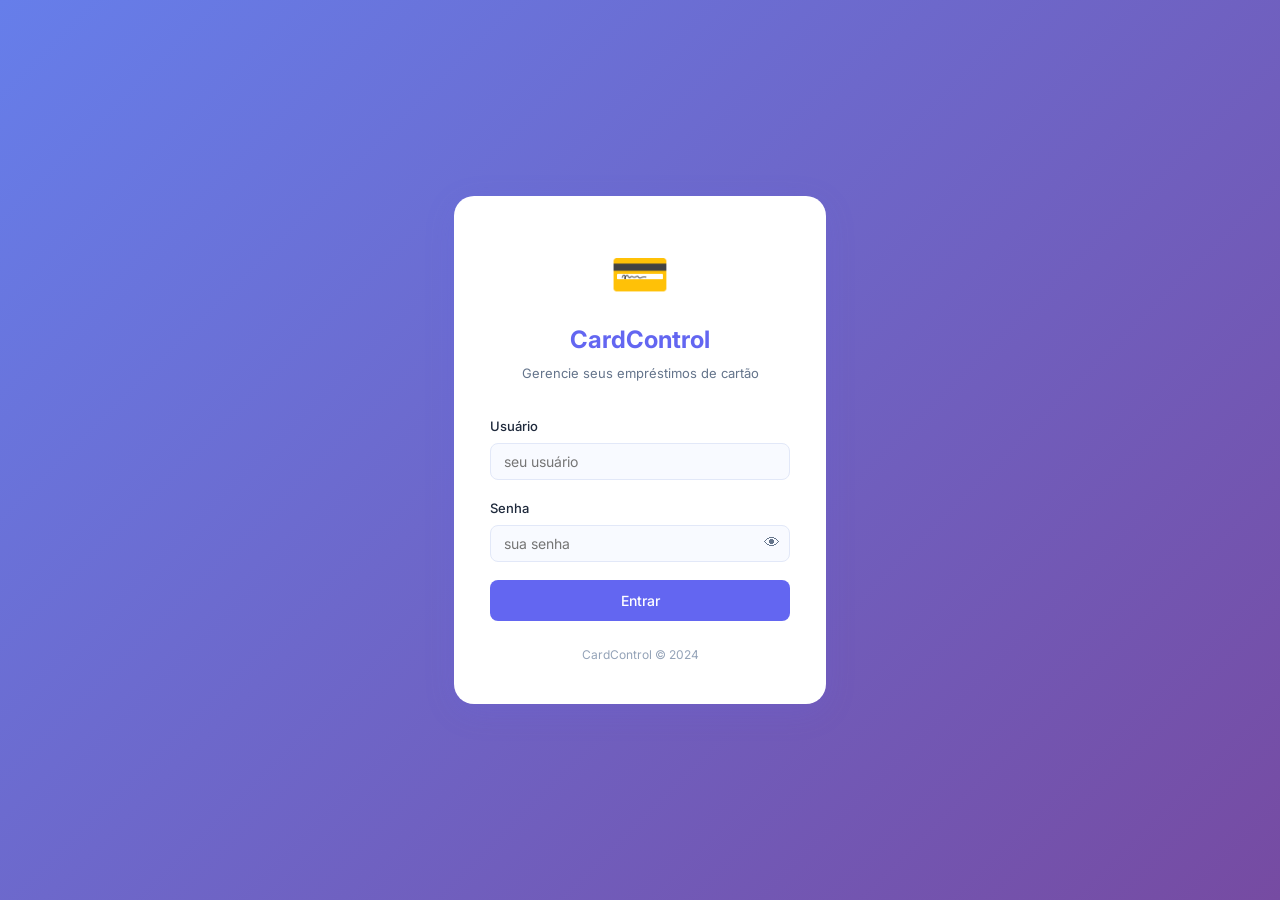
<file: index.html>
<!DOCTYPE html>
<html lang="pt-BR">
<head>
  <meta charset="UTF-8" />
  <meta name="viewport" content="width=device-width, initial-scale=1.0"/>
  <title>CardControl — Login</title>
  <link rel="stylesheet" href="style.css" />
  <link rel="preconnect" href="https://fonts.googleapis.com">
  <link href="https://fonts.googleapis.com/css2?family=Inter:wght@300;400;500;600;700&display=swap" rel="stylesheet">
</head>
<body class="login-body">
  <div class="login-wrapper">
    <div class="login-card">
      <div class="login-logo">
        <div class="logo-icon">💳</div>
        <h1>CardControl</h1>
        <p>Gerencie seus empréstimos de cartão</p>
      </div>
      <form id="loginForm" class="login-form">
        <div class="form-group">
          <label for="username">Usuário</label>
          <input type="text" id="username" placeholder="seu usuário" autocomplete="username" required />
        </div>
        <div class="form-group">
          <label for="password">Senha</label>
          <div class="input-eye">
            <input type="password" id="password" placeholder="sua senha" autocomplete="current-password" required />
            <button type="button" id="togglePwd" tabindex="-1">👁</button>
          </div>
        </div>
        <div id="loginError" class="form-error hidden"></div>
        <button type="submit" class="btn-primary btn-full" id="loginBtn">
          <span id="loginBtnText">Entrar</span>
          <span id="loginBtnLoad" class="hidden">Aguarde...</span>
        </button>
      </form>
      <p class="login-footer">CardControl &copy; 2024</p>
    </div>
  </div>
<script src="api.js"></script>
<script>
  // Se já tem sessão, vai direto pro app
  if (localStorage.getItem('cardcontrol_session')) {
    window.location.href = 'app.html';
  }

  document.getElementById('togglePwd').addEventListener('click', () => {
    const inp = document.getElementById('password');
    inp.type = inp.type === 'password' ? 'text' : 'password';
  });

  document.getElementById('loginForm').addEventListener('submit', async (e) => {
    e.preventDefault();
    const btn  = document.getElementById('loginBtn');
    const txt  = document.getElementById('loginBtnText');
    const load = document.getElementById('loginBtnLoad');
    const err  = document.getElementById('loginError');
    const username = document.getElementById('username').value.trim();
    const password = document.getElementById('password').value;

    btn.disabled = true;
    txt.classList.add('hidden');
    load.classList.remove('hidden');
    err.classList.add('hidden');

    try {
      const res = await apiLogin(username, password);
      if (res.success) {
        saveSession(res.data);
        window.location.href = 'app.html';
      } else {
        err.textContent = res.error || 'Erro ao fazer login.';
        err.classList.remove('hidden');
      }
    } catch(ex) {
      err.textContent = 'Erro de conexão: ' + ex.message;
      err.classList.remove('hidden');
    }

    btn.disabled = false;
    txt.classList.remove('hidden');
    load.classList.add('hidden');
  });
</script>
</body>
</html>
</file>
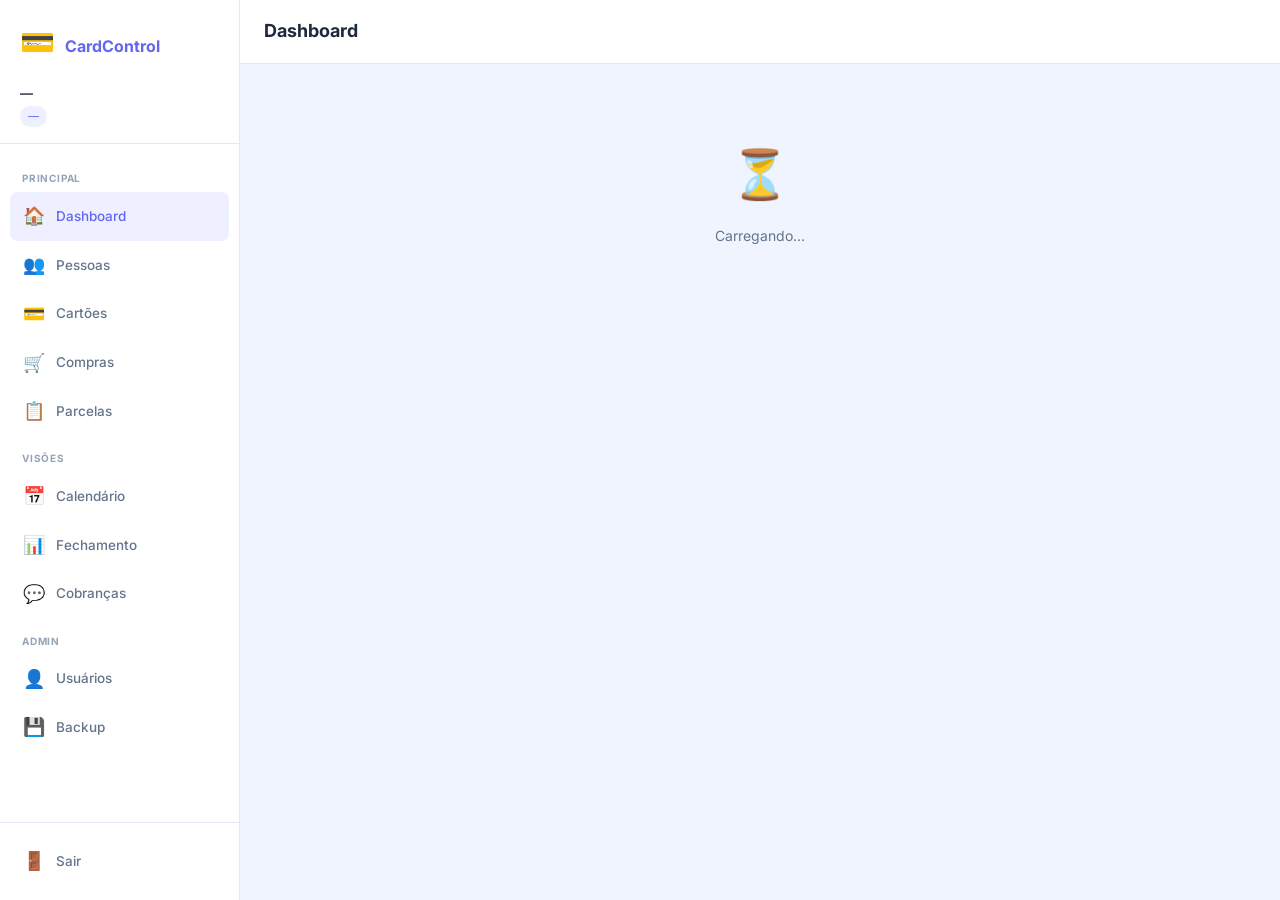
<file: app.html>
<!DOCTYPE html>
<html lang="pt-BR">
<head>
  <meta charset="UTF-8"/>
  <meta name="viewport" content="width=device-width, initial-scale=1.0"/>
  <title>CardControl</title>
  <link rel="stylesheet" href="style.css"/>
  <link rel="preconnect" href="https://fonts.googleapis.com">
  <link href="https://fonts.googleapis.com/css2?family=Inter:wght@300;400;500;600;700&display=swap" rel="stylesheet">
</head>
<body class="app-body">

<div class="app-layout">

  <!-- SIDEBAR -->
  <aside class="sidebar" id="sidebar">
    <div class="sidebar-header">
      <div class="sidebar-logo">
        <span class="logo-icon">💳</span>
        <h2>CardControl</h2>
      </div>
      <div class="sidebar-user">
        <div class="user-name" id="sidebarUserName">—</div>
        <span class="user-role" id="sidebarUserRole">—</span>
      </div>
    </div>

    <nav class="sidebar-nav">
      <div class="nav-section">Principal</div>
      <div class="nav-item active" data-page="dashboard"><span class="nav-icon">🏠</span> Dashboard</div>
      <div class="nav-item" data-page="people"><span class="nav-icon">👥</span> Pessoas</div>
      <div class="nav-item" data-page="cards"><span class="nav-icon">💳</span> Cartões</div>
      <div class="nav-item" data-page="purchases"><span class="nav-icon">🛒</span> Compras</div>
      <div class="nav-item" data-page="parcelas"><span class="nav-icon">📋</span> Parcelas</div>

      <div class="nav-section">Visões</div>
      <div class="nav-item" data-page="calendar"><span class="nav-icon">📅</span> Calendário</div>
      <div class="nav-item" data-page="closing"><span class="nav-icon">📊</span> Fechamento</div>
      <div class="nav-item" data-page="charges"><span class="nav-icon">💬</span> Cobranças</div>

      <div class="nav-section admin-only">Admin</div>
      <div class="nav-item admin-only" data-page="users"><span class="nav-icon">👤</span> Usuários</div>
      <div class="nav-item admin-only" data-page="backup"><span class="nav-icon">💾</span> Backup</div>
    </nav>

    <div class="sidebar-footer">
      <div class="nav-item" id="logoutBtn"><span class="nav-icon">🚪</span> Sair</div>
    </div>
  </aside>

  <div class="sidebar-overlay hidden" id="sidebarOverlay"></div>

  <!-- MAIN -->
  <div class="main-content">
    <header class="topbar">
      <div class="topbar-left">
        <button class="mobile-menu-btn" id="menuBtn">☰</button>
        <span class="topbar-title" id="topbarTitle">Dashboard</span>
      </div>
      <div class="topbar-right" id="topbarActions"></div>
    </header>

    <main class="page-content" id="pageContent">
      <div class="empty-state">
        <div class="empty-icon">⏳</div>
        <p>Carregando...</p>
      </div>
    </main>
  </div>
</div>

<!-- MODAL GLOBAL -->
<div class="modal-overlay hidden" id="modalOverlay">
  <div class="modal" id="modal">
    <div class="modal-header">
      <span class="modal-title" id="modalTitle">—</span>
      <button class="modal-close" id="modalClose">×</button>
    </div>
    <div class="modal-body" id="modalBody"></div>
    <div class="modal-footer" id="modalFooter"></div>
  </div>
</div>

<!-- TOAST -->
<div class="toast-container" id="toastContainer"></div>

<script src="api.js"></script>
<script src="app.js"></script>
</body>
</html>
</file>
<file: style.css>
/* ============================================================
   style.css — CardControl
   ============================================================ */

*, *::before, *::after { box-sizing: border-box; margin: 0; padding: 0; }

:root {
  --bg:        #f0f4ff;
  --surface:   #ffffff;
  --surface2:  #f8faff;
  --border:    #e2e8f8;
  --primary:   #6366f1;
  --primary-h: #4f52d9;
  --primary-l: #eef0ff;
  --success:   #22c55e;
  --success-l: #f0fdf4;
  --danger:    #ef4444;
  --danger-l:  #fef2f2;
  --warning:   #f59e0b;
  --warning-l: #fffbeb;
  --text:      #1e293b;
  --text2:     #64748b;
  --text3:     #94a3b8;
  --radius:    12px;
  --shadow:    0 2px 12px rgba(99,102,241,0.08);
  --shadow-lg: 0 8px 32px rgba(99,102,241,0.14);
  --font:      'Inter', sans-serif;
  --sidebar-w: 240px;
  --header-h:  64px;
}

body { font-family: var(--font); background: var(--bg); color: var(--text); font-size: 14px; line-height: 1.6; }

/* ── SCROLLBAR ── */
::-webkit-scrollbar { width: 6px; height: 6px; }
::-webkit-scrollbar-track { background: transparent; }
::-webkit-scrollbar-thumb { background: var(--border); border-radius: 99px; }

/* ── LOGIN ── */
.login-body { min-height: 100vh; display: flex; align-items: center; justify-content: center;
  background: linear-gradient(135deg, #667eea 0%, #764ba2 100%); }
.login-wrapper { width: 100%; max-width: 420px; padding: 24px; }
.login-card { background: var(--surface); border-radius: 20px; padding: 40px 36px;
  box-shadow: var(--shadow-lg); }
.login-logo { text-align: center; margin-bottom: 32px; }
.logo-icon { font-size: 48px; margin-bottom: 8px; }
.login-logo h1 { font-size: 24px; font-weight: 700; color: var(--primary); }
.login-logo p { color: var(--text2); font-size: 13px; margin-top: 4px; }
.login-form .form-group { margin-bottom: 18px; }
.login-form label { display: block; font-weight: 500; margin-bottom: 6px; font-size: 13px; }
.login-form input { width: 100%; padding: 10px 14px; border: 1.5px solid var(--border);
  border-radius: 8px; font-family: var(--font); font-size: 14px; transition: border .2s;
  background: var(--surface2); }
.login-form input:focus { outline: none; border-color: var(--primary); background: white; }
.input-eye { position: relative; }
.input-eye input { padding-right: 44px; }
.input-eye button { position: absolute; right: 10px; top: 50%; transform: translateY(-50%);
  background: none; border: none; cursor: pointer; font-size: 16px; color: var(--text2); }
.form-error { background: var(--danger-l); color: var(--danger); border: 1px solid #fecaca;
  border-radius: 8px; padding: 10px 14px; font-size: 13px; margin-bottom: 14px; }
.login-footer { text-align: center; margin-top: 24px; font-size: 12px; color: var(--text3); }

/* ── BUTTONS ── */
.btn-primary { background: var(--primary); color: white; border: none; border-radius: 8px;
  padding: 10px 20px; font-family: var(--font); font-size: 14px; font-weight: 500;
  cursor: pointer; transition: background .2s, transform .1s; display: inline-flex;
  align-items: center; gap: 6px; }
.btn-primary:hover { background: var(--primary-h); }
.btn-primary:active { transform: scale(.98); }
.btn-primary:disabled { opacity: .6; cursor: not-allowed; }
.btn-full { width: 100%; justify-content: center; padding: 12px; }
.btn-secondary { background: var(--surface); color: var(--text); border: 1.5px solid var(--border);
  border-radius: 8px; padding: 10px 20px; font-family: var(--font); font-size: 14px;
  font-weight: 500; cursor: pointer; transition: background .2s; display: inline-flex;
  align-items: center; gap: 6px; }
.btn-secondary:hover { background: var(--surface2); }
.btn-danger { background: var(--danger); color: white; border: none; border-radius: 8px;
  padding: 8px 16px; font-family: var(--font); font-size: 13px; font-weight: 500;
  cursor: pointer; transition: background .2s; }
.btn-danger:hover { background: #dc2626; }
.btn-sm { padding: 6px 12px; font-size: 12px; }
.btn-icon { background: none; border: none; cursor: pointer; padding: 6px; border-radius: 6px;
  color: var(--text2); transition: background .2s; font-size: 16px; }
.btn-icon:hover { background: var(--surface2); }

/* ── LAYOUT ── */
.app-layout { display: flex; min-height: 100vh; }

/* ── SIDEBAR ── */
.sidebar { width: var(--sidebar-w); background: var(--surface); border-right: 1px solid var(--border);
  display: flex; flex-direction: column; position: fixed; top: 0; left: 0; height: 100vh;
  z-index: 100; transition: transform .3s; }
.sidebar-header { padding: 20px 20px 16px; border-bottom: 1px solid var(--border); }
.sidebar-logo { display: flex; align-items: center; gap: 10px; }
.sidebar-logo .logo-icon { font-size: 28px; }
.sidebar-logo h2 { font-size: 16px; font-weight: 700; color: var(--primary); }
.sidebar-user { margin-top: 10px; }
.sidebar-user .user-name { font-weight: 600; font-size: 13px; }
.sidebar-user .user-role { font-size: 11px; color: var(--text2);
  background: var(--primary-l); color: var(--primary); padding: 2px 8px;
  border-radius: 99px; display: inline-block; margin-top: 2px; }
.sidebar-nav { flex: 1; padding: 12px 10px; overflow-y: auto; }
.nav-item { display: flex; align-items: center; gap: 10px; padding: 10px 12px;
  border-radius: 8px; cursor: pointer; transition: background .15s, color .15s;
  color: var(--text2); font-weight: 500; font-size: 13.5px; user-select: none; }
.nav-item:hover { background: var(--surface2); color: var(--text); }
.nav-item.active { background: var(--primary-l); color: var(--primary); }
.nav-item .nav-icon { font-size: 18px; width: 24px; text-align: center; }
.nav-section { font-size: 10px; font-weight: 700; text-transform: uppercase;
  letter-spacing: .08em; color: var(--text3); padding: 14px 12px 6px; }
.sidebar-footer { padding: 14px 10px; border-top: 1px solid var(--border); }

/* ── MAIN ── */
.main-content { margin-left: var(--sidebar-w); flex: 1; display: flex; flex-direction: column; min-height: 100vh; }
.topbar { height: var(--header-h); background: var(--surface); border-bottom: 1px solid var(--border);
  display: flex; align-items: center; justify-content: space-between; padding: 0 24px;
  position: sticky; top: 0; z-index: 50; }
.topbar-left { display: flex; align-items: center; gap: 12px; }
.topbar-title { font-size: 18px; font-weight: 700; }
.topbar-right { display: flex; align-items: center; gap: 12px; }
.page-content { padding: 24px; flex: 1; }

/* ── CARDS ── */
.card { background: var(--surface); border-radius: var(--radius); border: 1px solid var(--border);
  box-shadow: var(--shadow); }
.card-header { padding: 18px 20px 0; display: flex; align-items: center; justify-content: space-between; }
.card-body { padding: 20px; }
.card-title { font-size: 15px; font-weight: 600; }

/* ── STATS GRID ── */
.stats-grid { display: grid; grid-template-columns: repeat(auto-fit, minmax(180px, 1fr)); gap: 16px; margin-bottom: 24px; }
.stat-card { background: var(--surface); border-radius: var(--radius); border: 1px solid var(--border);
  padding: 20px; box-shadow: var(--shadow); }
.stat-label { font-size: 12px; color: var(--text2); font-weight: 500; text-transform: uppercase; letter-spacing: .05em; }
.stat-value { font-size: 26px; font-weight: 700; margin-top: 4px; }
.stat-value.danger { color: var(--danger); }
.stat-value.success { color: var(--success); }
.stat-value.warning { color: var(--warning); }
.stat-value.primary { color: var(--primary); }

/* ── TABLE ── */
.table-wrapper { overflow-x: auto; }
table { width: 100%; border-collapse: collapse; font-size: 13.5px; }
thead th { padding: 10px 14px; text-align: left; font-weight: 600; color: var(--text2);
  border-bottom: 1.5px solid var(--border); white-space: nowrap; font-size: 12px;
  text-transform: uppercase; letter-spacing: .04em; }
tbody td { padding: 12px 14px; border-bottom: 1px solid var(--border); vertical-align: middle; }
tbody tr:last-child td { border-bottom: none; }
tbody tr:hover { background: var(--surface2); }

/* ── BADGES ── */
.badge { display: inline-flex; align-items: center; gap: 4px; padding: 3px 10px;
  border-radius: 99px; font-size: 11px; font-weight: 600; }
.badge-success { background: var(--success-l); color: var(--success); }
.badge-danger  { background: var(--danger-l); color: var(--danger); }
.badge-warning { background: var(--warning-l); color: var(--warning); }
.badge-primary { background: var(--primary-l); color: var(--primary); }
.badge-gray    { background: #f1f5f9; color: var(--text2); }

/* ── MODAL ── */
.modal-overlay { position: fixed; inset: 0; background: rgba(0,0,0,.45); z-index: 200;
  display: flex; align-items: center; justify-content: center; padding: 20px; }
.modal { background: var(--surface); border-radius: 16px; width: 100%; max-width: 520px;
  max-height: 90vh; overflow-y: auto; box-shadow: var(--shadow-lg); }
.modal-header { padding: 20px 24px 0; display: flex; align-items: center; justify-content: space-between; }
.modal-title { font-size: 17px; font-weight: 700; }
.modal-close { background: none; border: none; font-size: 22px; cursor: pointer; color: var(--text2);
  line-height: 1; padding: 0 4px; }
.modal-body { padding: 20px 24px; }
.modal-footer { padding: 0 24px 20px; display: flex; gap: 10px; justify-content: flex-end; }

/* ── FORM ── */
.form-group { margin-bottom: 16px; }
.form-group label { display: block; font-weight: 500; margin-bottom: 6px; font-size: 13px; }
.form-group input, .form-group select, .form-group textarea {
  width: 100%; padding: 9px 13px; border: 1.5px solid var(--border);
  border-radius: 8px; font-family: var(--font); font-size: 14px;
  background: var(--surface2); transition: border .2s; }
.form-group input:focus, .form-group select:focus, .form-group textarea:focus {
  outline: none; border-color: var(--primary); background: white; }
.form-grid-2 { display: grid; grid-template-columns: 1fr 1fr; gap: 14px; }
.form-error-msg { color: var(--danger); font-size: 12px; margin-top: 4px; }

/* ── ALERTS ── */
.alert { border-radius: 10px; padding: 12px 16px; font-size: 13px; margin-bottom: 12px;
  display: flex; align-items: flex-start; gap: 10px; }
.alert-warning { background: var(--warning-l); border: 1px solid #fcd34d; color: #92400e; }
.alert-danger  { background: var(--danger-l);  border: 1px solid #fca5a5; color: #991b1b; }
.alert-success { background: var(--success-l); border: 1px solid #86efac; color: #166534; }
.alert-info    { background: var(--primary-l); border: 1px solid #c7d2fe; color: #3730a3; }

/* ── CREDIT CARD VISUAL ── */
.cc-card { border-radius: 14px; padding: 20px; color: white; min-width: 200px;
  background: linear-gradient(135deg, var(--primary) 0%, #8b5cf6 100%);
  box-shadow: 0 4px 20px rgba(99,102,241,.3); position: relative; overflow: hidden; }
.cc-card::before { content:''; position:absolute; top:-30px; right:-30px; width:120px; height:120px;
  border-radius:50%; background:rgba(255,255,255,.08); }
.cc-bank { font-size: 13px; font-weight: 600; opacity: .9; }
.cc-digits { font-size: 18px; font-weight: 700; letter-spacing: 2px; margin: 10px 0 6px; }
.cc-info { display: flex; justify-content: space-between; font-size: 11px; opacity: .8; }

/* ── CALENDAR ── */
.calendar-grid { display: grid; grid-template-columns: repeat(7, 1fr); gap: 4px; }
.cal-header { text-align: center; font-size: 11px; font-weight: 700; color: var(--text2);
  text-transform: uppercase; padding: 8px 0; }
.cal-day { min-height: 72px; border-radius: 8px; border: 1px solid var(--border);
  padding: 6px; background: var(--surface); cursor: pointer; transition: background .15s; }
.cal-day:hover { background: var(--surface2); }
.cal-day.other-month { opacity: .4; }
.cal-day.today { border-color: var(--primary); background: var(--primary-l); }
.cal-day-num { font-size: 12px; font-weight: 600; margin-bottom: 4px; }
.cal-event { font-size: 10px; border-radius: 4px; padding: 1px 5px; margin-bottom: 2px;
  white-space: nowrap; overflow: hidden; text-overflow: ellipsis; }
.cal-event.paga     { background: var(--success-l); color: var(--success); }
.cal-event.aberta   { background: var(--primary-l); color: var(--primary); }
.cal-event.atrasada { background: var(--danger-l);  color: var(--danger); }

/* ── EMPTY STATE ── */
.empty-state { text-align: center; padding: 48px 24px; color: var(--text2); }
.empty-state .empty-icon { font-size: 48px; margin-bottom: 12px; }
.empty-state p { font-size: 14px; }

/* ── SEARCH BAR ── */
.search-bar { display: flex; align-items: center; gap: 10px; margin-bottom: 18px; flex-wrap: wrap; }
.search-input { flex: 1; min-width: 180px; padding: 9px 13px 9px 36px; border: 1.5px solid var(--border);
  border-radius: 8px; font-family: var(--font); font-size: 14px; background: var(--surface);
  background-image: url("data:image/svg+xml,%3Csvg xmlns='http://www.w3.org/2000/svg' width='16' height='16' fill='%2394a3b8' viewBox='0 0 16 16'%3E%3Cpath d='M11.742 10.344a6.5 6.5 0 1 0-1.397 1.398h-.001c.03.04.062.078.098.115l3.85 3.85a1 1 0 0 0 1.415-1.414l-3.85-3.85a1.007 1.007 0 0 0-.115-.1zM12 6.5a5.5 5.5 0 1 1-11 0 5.5 5.5 0 0 1 11 0z'/%3E%3C/svg%3E");
  background-repeat: no-repeat; background-position: 10px center; }
.search-input:focus { outline: none; border-color: var(--primary); }

/* ── FILTER CHIPS ── */
.filter-chips { display: flex; gap: 8px; flex-wrap: wrap; margin-bottom: 16px; }
.chip { padding: 5px 14px; border-radius: 99px; border: 1.5px solid var(--border);
  background: var(--surface); font-size: 12px; font-weight: 500; cursor: pointer;
  transition: all .15s; color: var(--text2); }
.chip:hover { border-color: var(--primary); color: var(--primary); }
.chip.active { background: var(--primary); border-color: var(--primary); color: white; }

/* ── TOAST ── */
.toast-container { position: fixed; bottom: 24px; right: 24px; z-index: 999;
  display: flex; flex-direction: column; gap: 10px; }
.toast { background: var(--surface); border-radius: 10px; padding: 14px 18px;
  box-shadow: var(--shadow-lg); border-left: 4px solid var(--primary);
  font-size: 13px; max-width: 320px; animation: slideIn .3s ease; }
.toast.success { border-color: var(--success); }
.toast.error   { border-color: var(--danger); }
.toast.warning { border-color: var(--warning); }
@keyframes slideIn { from { transform: translateX(100%); opacity: 0; } to { transform: translateX(0); opacity: 1; } }

/* ── CHECKBOX ── */
.checkbox-label { display: flex; align-items: center; gap: 8px; cursor: pointer; font-size: 13px; }
.checkbox-label input[type=checkbox] { width: 16px; height: 16px; accent-color: var(--primary); cursor: pointer; }

/* ── PROGRESS BAR ── */
.progress-bar { height: 6px; background: var(--border); border-radius: 99px; overflow: hidden; }
.progress-fill { height: 100%; background: var(--primary); border-radius: 99px; transition: width .4s; }

/* ── MOBILE ── */
.mobile-menu-btn { display: none; background: none; border: none; font-size: 22px; cursor: pointer; }
.sidebar-overlay { display: none; }

@media (max-width: 768px) {
  .sidebar { transform: translateX(-100%); }
  .sidebar.open { transform: translateX(0); }
  .sidebar-overlay { display: block; position: fixed; inset: 0; background: rgba(0,0,0,.4);
    z-index: 99; }
  .main-content { margin-left: 0; }
  .mobile-menu-btn { display: block; }
  .stats-grid { grid-template-columns: 1fr 1fr; }
  .form-grid-2 { grid-template-columns: 1fr; }
  .page-content { padding: 16px; }
}

.hidden { display: none !important; }
.text-right { text-align: right; }
.text-center { text-align: center; }
.mt-4 { margin-top: 16px; }
.mb-4 { margin-bottom: 16px; }
.gap-2 { gap: 8px; }
.flex { display: flex; }
.flex-wrap { flex-wrap: wrap; }
.items-center { align-items: center; }
.justify-between { justify-content: space-between; }
.w-full { width: 100%; }
.color-dot { width: 12px; height: 12px; border-radius: 50%; display: inline-block; }
</file>
